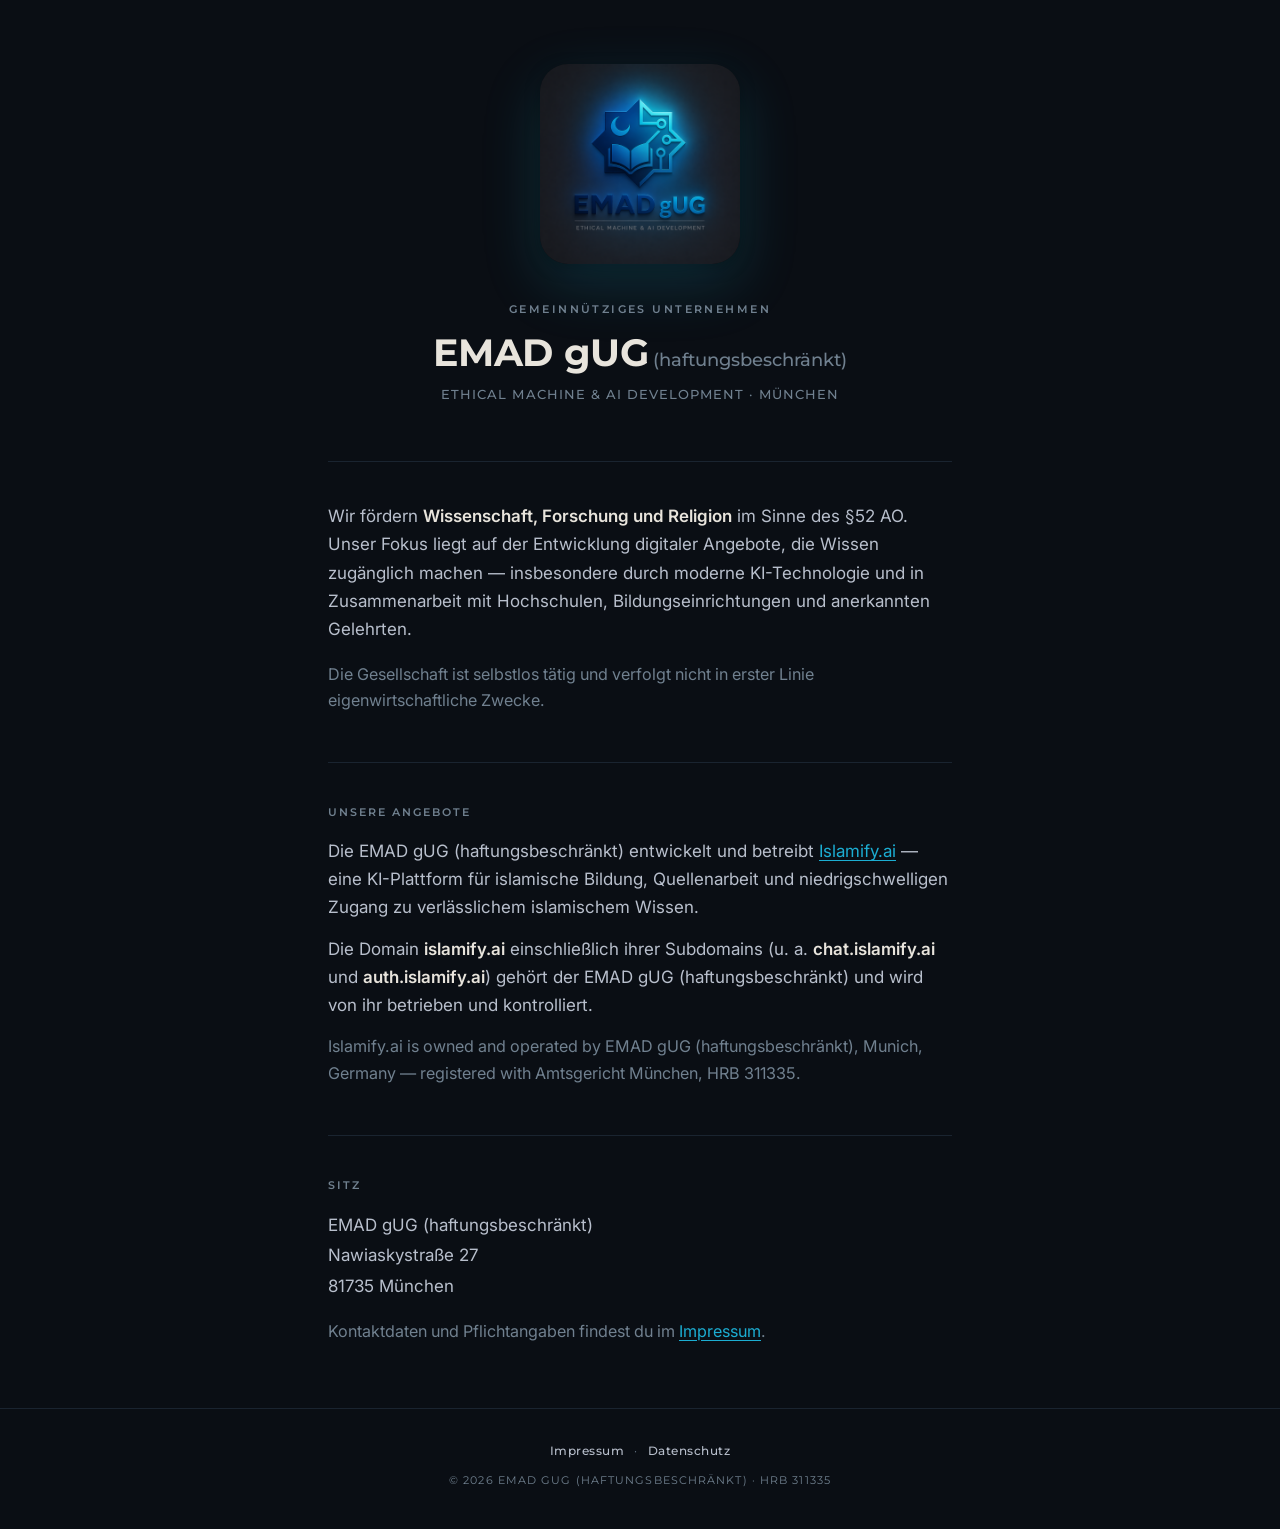
<file: index.html>
<!doctype html>
<html lang="de">
	<head>
		<meta charset="utf-8" />
		<meta name="viewport" content="width=device-width, initial-scale=1" />
		<title>EMAD gUG (haftungsbeschränkt) — Ethical Machine & AI Development</title>
		<meta
			name="description"
			content="EMAD gUG (haftungsbeschränkt) — gemeinnütziges Unternehmen mit Sitz in München. Ethical Machine & AI Development. Förderung von Wissenschaft, Forschung und Religion im Sinne des §52 AO."
		/>
		<meta name="robots" content="index, follow" />
		<meta property="og:type" content="website" />
		<meta property="og:title" content="EMAD gUG (haftungsbeschränkt)" />
		<meta
			property="og:description"
			content="Gemeinnütziges Unternehmen mit Sitz in München. Ethical Machine & AI Development."
		/>
		<meta property="og:image" content="https://emad.digital/emad-logo.png" />
		<meta property="og:image:alt" content="EMAD gUG Logo — Ethical Machine & AI Development" />
		<meta property="og:url" content="https://emad.digital/" />
		<meta property="og:site_name" content="EMAD gUG" />
		<meta property="og:locale" content="de_DE" />
		<meta name="twitter:card" content="summary_large_image" />
		<meta name="twitter:title" content="EMAD gUG (haftungsbeschränkt)" />
		<meta
			name="twitter:description"
			content="Gemeinnütziges Unternehmen mit Sitz in München. Ethical Machine & AI Development."
		/>
		<meta name="twitter:image" content="https://emad.digital/emad-logo.png" />
		<meta name="author" content="EMAD gUG (haftungsbeschränkt)" />
		<meta name="theme-color" content="#0a0e14" />
		<link rel="icon" href="/favicon-32.png" type="image/png" sizes="32x32" />
		<link rel="apple-touch-icon" href="/apple-touch-icon.png" />
		<link rel="canonical" href="https://emad.digital/" />
		<script type="application/ld+json">
			{
				"@context": "https://schema.org",
				"@type": "Organization",
				"@id": "https://emad.digital/#org",
				"name": "EMAD gUG (haftungsbeschränkt)",
				"alternateName": ["EMAD gUG", "EMAD"],
				"legalName": "EMAD gUG (haftungsbeschränkt)",
				"url": "https://emad.digital",
				"logo": "https://emad.digital/emad-logo.png",
				"image": "https://emad.digital/emad-logo.png",
				"description": "Gemeinnütziges Unternehmen mit Sitz in München. Förderung von Wissenschaft, Forschung und Religion im Sinne des §52 AO.",
				"slogan": "Ethical Machine & AI Development",
				"brand": {
					"@type": "Brand",
					"name": "Islamify.ai",
					"url": "https://islamify.ai"
				},
				"foundingDate": "2026-01-12",
				"nonprofitStatus": "Nonprofit501c3",
				"areaServed": "DE",
				"address": {
					"@type": "PostalAddress",
					"streetAddress": "Nawiaskystraße 27",
					"postalCode": "81735",
					"addressLocality": "München",
					"addressRegion": "Bayern",
					"addressCountry": "DE"
				},
				"identifier": [
					{
						"@type": "PropertyValue",
						"propertyID": "HRB",
						"value": "311335",
						"name": "Handelsregisternummer",
						"additionalType": "Amtsgericht München"
					}
				],
				"knowsAbout": [
					"Künstliche Intelligenz",
					"Sprachmodelle",
					"Wissenschaft und Forschung",
					"Digitale Bildung",
					"Religionswissenschaft"
				]
			}
		</script>
		<link rel="preconnect" href="https://fonts.googleapis.com" />
		<link rel="preconnect" href="https://fonts.gstatic.com" crossorigin />
		<link href="https://fonts.googleapis.com/css2?family=Inter:wght@400;500;600;700&family=Montserrat:wght@500;600;700;800&display=swap" rel="stylesheet" />
		<link rel="stylesheet" href="/style.css" />
	</head>
	<body>
		<main class="wrap">
			<header class="hero">
				<div class="logo">
					<img
						src="/emad-logo.png"
						alt="EMAD gUG — Ethical Machine & AI Development Logo"
						width="200"
						height="200"
					/>
				</div>
				<p class="eyebrow">Gemeinnütziges Unternehmen</p>
				<h1>EMAD gUG<span class="subtle"> (haftungsbeschränkt)</span></h1>
				<p class="tagline">Ethical Machine &amp; AI Development · München</p>
			</header>

			<section class="intro">
				<p>
					Wir fördern <strong>Wissenschaft, Forschung und Religion</strong> im Sinne
					des §52 AO. Unser Fokus liegt auf der Entwicklung digitaler Angebote, die
					Wissen zugänglich machen — insbesondere durch moderne KI-Technologie und in
					Zusammenarbeit mit Hochschulen, Bildungseinrichtungen und anerkannten
					Gelehrten.
				</p>
				<p class="muted">
					Die Gesellschaft ist selbstlos tätig und verfolgt nicht in erster Linie
					eigenwirtschaftliche Zwecke.
				</p>
			</section>

			<section class="projects">
				<h2>Unsere Angebote</h2>
				<p>
					Die EMAD gUG (haftungsbeschränkt) entwickelt und betreibt
					<a href="https://islamify.ai">Islamify.ai</a> — eine KI-Plattform für
					islamische Bildung, Quellenarbeit und niedrigschwelligen Zugang zu
					verlässlichem islamischem Wissen.
				</p>
				<p>
					Die Domain <strong>islamify.ai</strong> einschließlich ihrer Subdomains
					(u.&nbsp;a. <strong>chat.islamify.ai</strong> und
					<strong>auth.islamify.ai</strong>) gehört der EMAD gUG
					(haftungsbeschränkt) und wird von ihr betrieben und kontrolliert.
				</p>
				<p class="muted">
					Islamify.ai is owned and operated by EMAD gUG (haftungsbeschränkt),
					Munich, Germany — registered with Amtsgericht München, HRB 311335.
				</p>
			</section>

			<section class="contact">
				<h2>Sitz</h2>
				<address>
					EMAD gUG (haftungsbeschränkt)<br />
					Nawiaskystraße 27<br />
					81735 München
				</address>
				<p class="muted" style="margin-top: 16px;">
					Kontaktdaten und Pflichtangaben findest du im
					<a href="/impressum.html">Impressum</a>.
				</p>
			</section>
		</main>

		<footer class="foot">
			<nav>
				<a href="/impressum.html">Impressum</a>
				<span aria-hidden="true">·</span>
				<a href="/datenschutz.html">Datenschutz</a>
			</nav>
			<p class="copy">© <span id="y"></span> EMAD gUG (haftungsbeschränkt) · HRB 311335</p>
		</footer>

		<script>
			document.getElementById('y').textContent = new Date().getFullYear();
		</script>
		<script src="/obf.js" defer></script>
		<!-- Cloudflare Web Analytics (cookie-frei, DSGVO-konform). Beacon-Token wird nach Cloudflare-Pages-Setup eingesetzt. -->
		<script defer src="https://static.cloudflareinsights.com/beacon.min.js" data-cf-beacon='{"token":"REPLACE_BEACON_TOKEN"}'></script>
	</body>
</html>
</file>
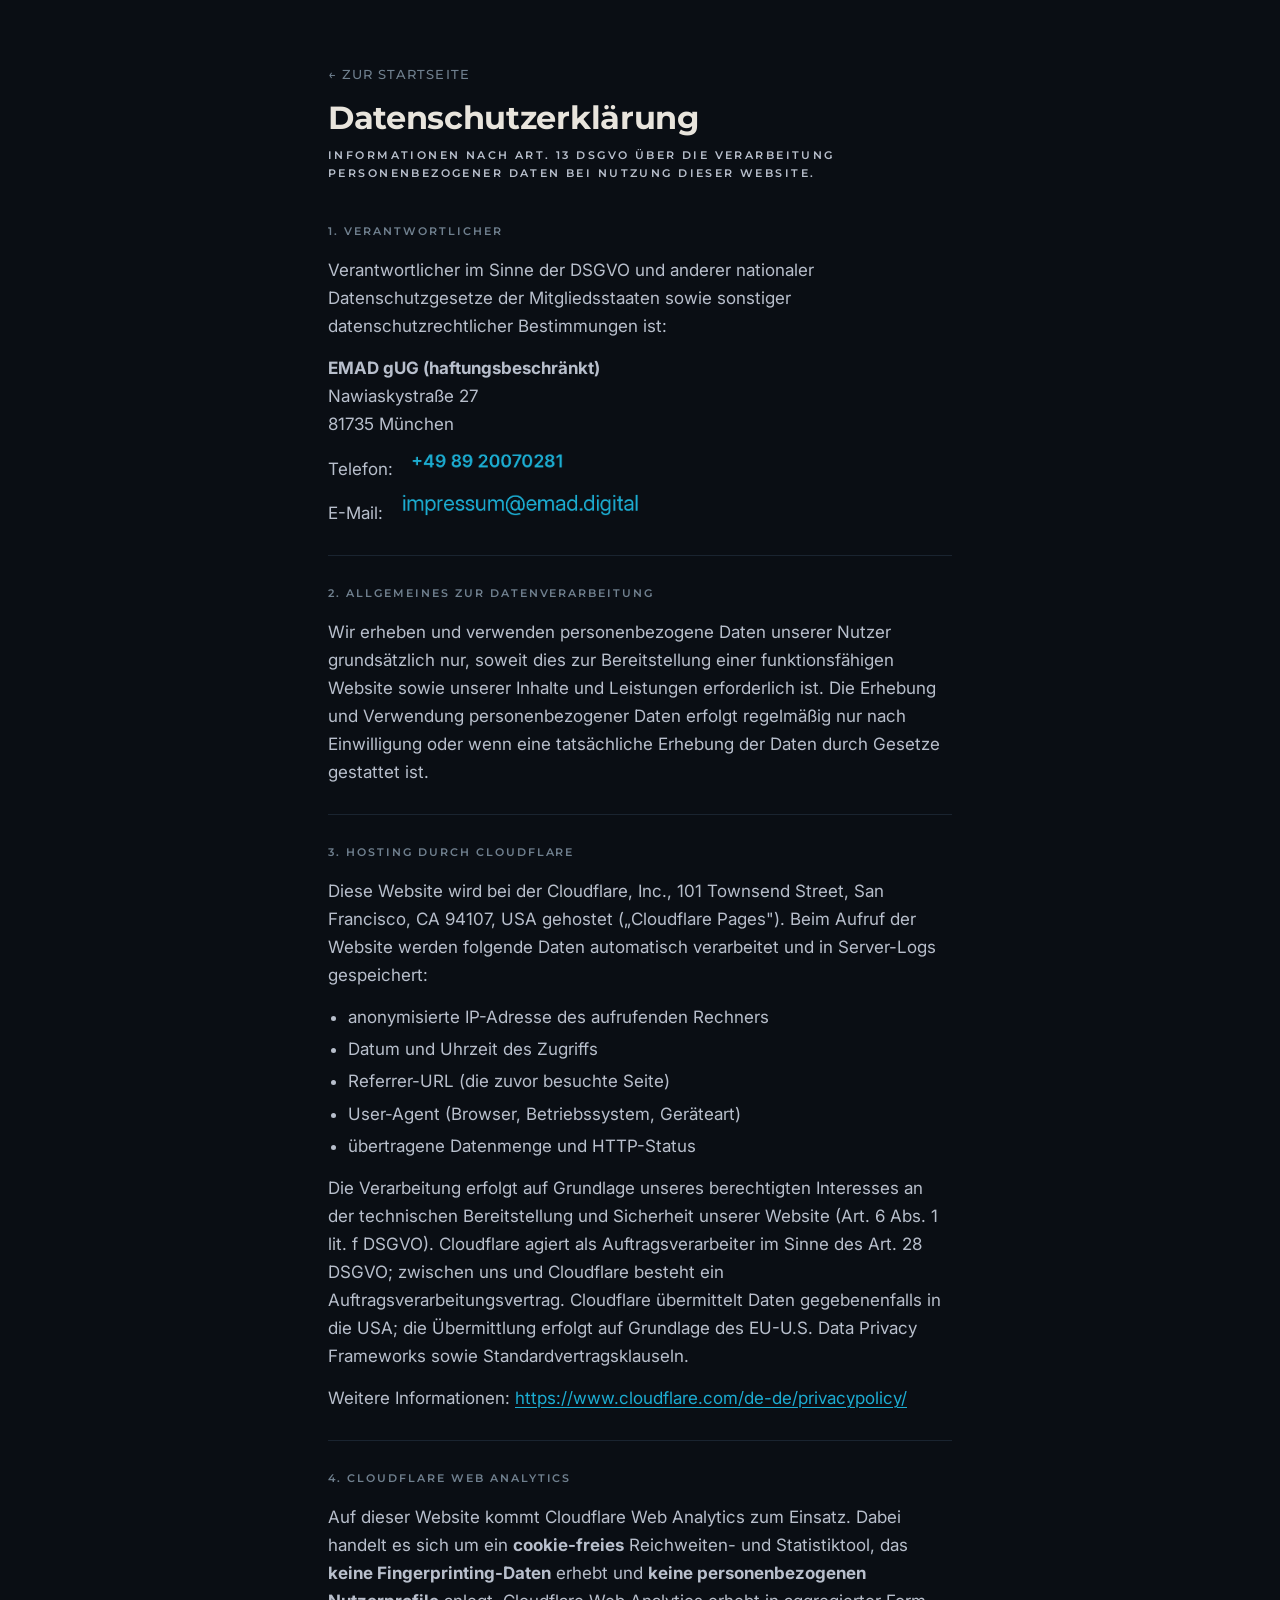
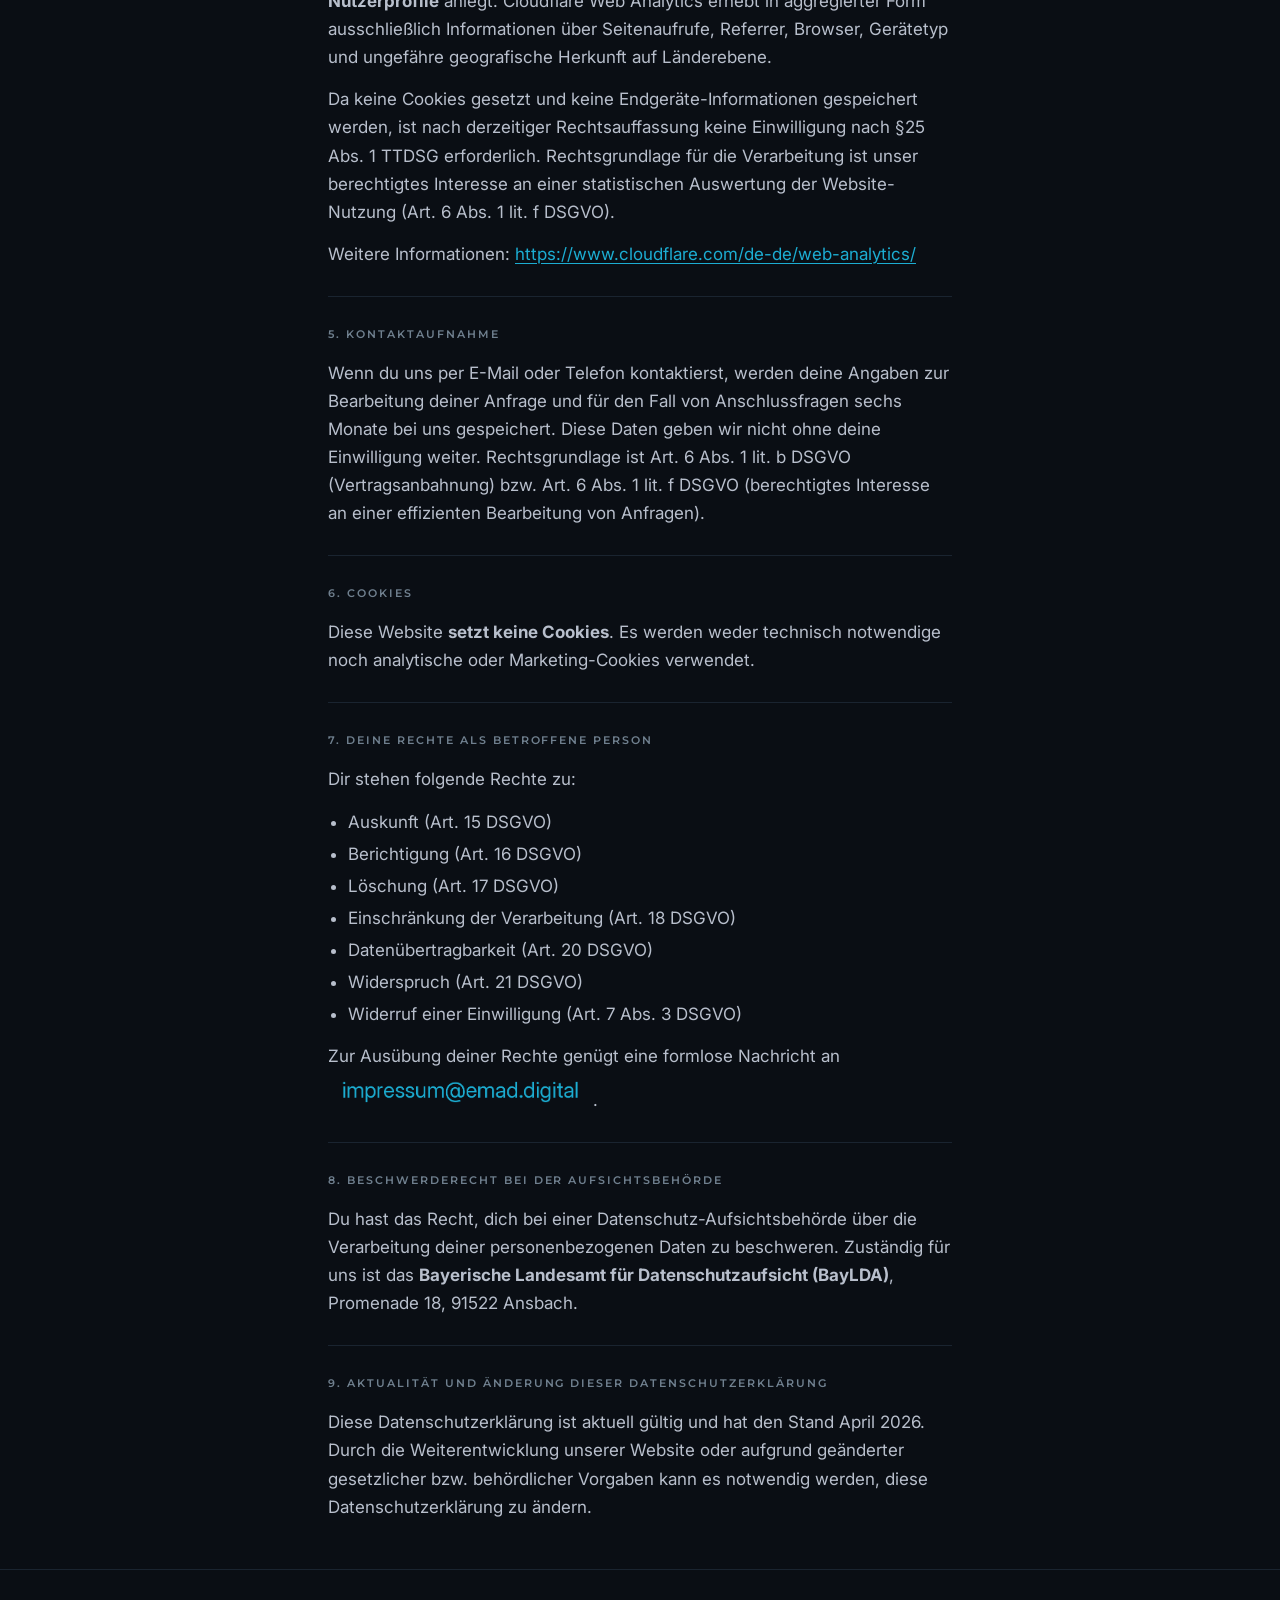
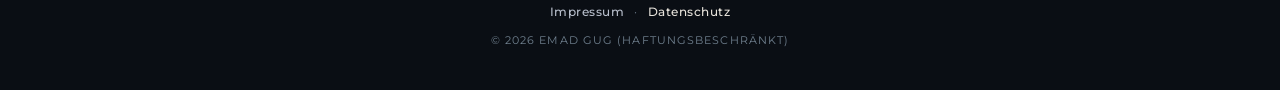
<file: datenschutz.html>
<!doctype html>
<html lang="de">
	<head>
		<meta charset="utf-8" />
		<meta name="viewport" content="width=device-width, initial-scale=1" />
		<title>Datenschutzerklärung — EMAD gUG</title>
		<meta name="description" content="Datenschutzerklärung gemäß DSGVO." />
		<meta name="robots" content="index, follow" />
		<link rel="icon" href="/favicon-32.png" type="image/png" sizes="32x32" />
		<link rel="apple-touch-icon" href="/apple-touch-icon.png" />
				<meta property="og:type" content="website" />
		<meta property="og:title" content="Datenschutzerklärung — EMAD gUG" />
		<meta property="og:description" content="Datenschutzerklärung nach Art. 13 DSGVO." />
		<meta property="og:url" content="https://emad.digital/datenschutz.html" />
		<meta property="og:image" content="https://emad.digital/emad-logo.png" />
		<meta property="og:locale" content="de_DE" />
		<meta name="twitter:card" content="summary" />
		<meta name="twitter:title" content="Datenschutzerklärung — EMAD gUG" />
		<meta name="twitter:description" content="Datenschutzerklärung nach Art. 13 DSGVO." />
		<meta name="twitter:image" content="https://emad.digital/emad-logo.png" />
		<meta name="theme-color" content="#0a0e14" />
		<script type="application/ld+json">
		{
			"@context": "https://schema.org",
			"@type": "PrivacyPolicy",
			"name": "Datenschutzerklärung — EMAD gUG",
			"description": "Datenschutzerklärung nach Art. 13 DSGVO.",
			"url": "https://emad.digital/datenschutz.html",
			"inLanguage": "de",
			"isPartOf": {
				"@type": "WebSite",
				"name": "EMAD gUG",
				"url": "https://emad.digital"
			},
			"about": { "@id": "https://emad.digital/#org" }
		}
		</script>
		<link rel="canonical" href="https://emad.digital/datenschutz.html" />
				<link rel="preconnect" href="https://fonts.googleapis.com" />
		<link rel="preconnect" href="https://fonts.gstatic.com" crossorigin />
		<link href="https://fonts.googleapis.com/css2?family=Inter:wght@400;500;600;700&family=Montserrat:wght@500;600;700;800&display=swap" rel="stylesheet" />
		<link rel="stylesheet" href="/style.css" />
	</head>
	<body>
		<main class="wrap legal">
			<p class="back"><a href="/">← Zur Startseite</a></p>

			<h1>Datenschutzerklärung</h1>
			<p class="eyebrow">
				Informationen nach Art. 13 DSGVO über die Verarbeitung personenbezogener
				Daten bei Nutzung dieser Website.
			</p>

			<section>
				<h2>1. Verantwortlicher</h2>
				<p>
					Verantwortlicher im Sinne der DSGVO und anderer nationaler
					Datenschutzgesetze der Mitgliedsstaaten sowie sonstiger
					datenschutzrechtlicher Bestimmungen ist:
				</p>
				<p>
					<strong>EMAD gUG (haftungsbeschränkt)</strong><br />
					Nawiaskystraße 27<br />
					81735 München<br />
					Telefon:
					<button type="button" class="reveal reveal--img" data-type="tel" data-u="KzQ5IDg5IDIwMDcwMjgx" aria-label="Telefonnummer kopieren" title="Klicken zum Kopieren"><img src="/tel.png" alt="Telefon" /></button><br />
					E-Mail:
					<button type="button" class="reveal reveal--img" data-type="mail" data-u="aW1wcmVzc3VtQGVtYWQuZGlnaXRhbA==" aria-label="E-Mail-Adresse kopieren" title="Klicken zum Kopieren"><img src="/mail.png" alt="E-Mail" /></button>
				</p>
			</section>

			<section>
				<h2>2. Allgemeines zur Datenverarbeitung</h2>
				<p>
					Wir erheben und verwenden personenbezogene Daten unserer Nutzer
					grundsätzlich nur, soweit dies zur Bereitstellung einer funktionsfähigen
					Website sowie unserer Inhalte und Leistungen erforderlich ist. Die
					Erhebung und Verwendung personenbezogener Daten erfolgt regelmäßig nur
					nach Einwilligung oder wenn eine tatsächliche Erhebung der Daten durch
					Gesetze gestattet ist.
				</p>
			</section>

			<section>
				<h2>3. Hosting durch Cloudflare</h2>
				<p>
					Diese Website wird bei der Cloudflare, Inc., 101 Townsend Street, San
					Francisco, CA 94107, USA gehostet („Cloudflare Pages"). Beim Aufruf der
					Website werden folgende Daten automatisch verarbeitet und in Server-Logs
					gespeichert:
				</p>
				<ul>
					<li>anonymisierte IP-Adresse des aufrufenden Rechners</li>
					<li>Datum und Uhrzeit des Zugriffs</li>
					<li>Referrer-URL (die zuvor besuchte Seite)</li>
					<li>User-Agent (Browser, Betriebssystem, Geräteart)</li>
					<li>übertragene Datenmenge und HTTP-Status</li>
				</ul>
				<p>
					Die Verarbeitung erfolgt auf Grundlage unseres berechtigten Interesses
					an der technischen Bereitstellung und Sicherheit unserer Website
					(Art. 6 Abs. 1 lit. f DSGVO). Cloudflare agiert als Auftragsverarbeiter
					im Sinne des Art. 28 DSGVO; zwischen uns und Cloudflare besteht ein
					Auftragsverarbeitungsvertrag. Cloudflare übermittelt Daten gegebenenfalls
					in die USA; die Übermittlung erfolgt auf Grundlage des EU-U.S. Data
					Privacy Frameworks sowie Standardvertragsklauseln.
				</p>
				<p>
					Weitere Informationen:
					<a
						href="https://www.cloudflare.com/de-de/privacypolicy/"
						target="_blank"
						rel="noopener noreferrer"
						>https://www.cloudflare.com/de-de/privacypolicy/</a
					>
				</p>
			</section>

			<section>
				<h2>4. Cloudflare Web Analytics</h2>
				<p>
					Auf dieser Website kommt Cloudflare Web Analytics zum Einsatz. Dabei
					handelt es sich um ein <strong>cookie-freies</strong> Reichweiten-
					und Statistiktool, das <strong>keine Fingerprinting-Daten</strong>
					erhebt und <strong>keine personenbezogenen Nutzerprofile</strong>
					anlegt. Cloudflare Web Analytics erhebt in aggregierter Form
					ausschließlich Informationen über Seitenaufrufe, Referrer, Browser,
					Gerätetyp und ungefähre geografische Herkunft auf Länderebene.
				</p>
				<p>
					Da keine Cookies gesetzt und keine Endgeräte-Informationen gespeichert
					werden, ist nach derzeitiger Rechtsauffassung keine Einwilligung nach
					§25 Abs. 1 TTDSG erforderlich. Rechtsgrundlage für die Verarbeitung ist
					unser berechtigtes Interesse an einer statistischen Auswertung der
					Website-Nutzung (Art. 6 Abs. 1 lit. f DSGVO).
				</p>
				<p>
					Weitere Informationen:
					<a
						href="https://www.cloudflare.com/de-de/web-analytics/"
						target="_blank"
						rel="noopener noreferrer"
						>https://www.cloudflare.com/de-de/web-analytics/</a
					>
				</p>
			</section>

			<section>
				<h2>5. Kontaktaufnahme</h2>
				<p>
					Wenn du uns per E-Mail oder Telefon kontaktierst, werden deine Angaben zur
					Bearbeitung deiner Anfrage und für den Fall von Anschlussfragen sechs
					Monate bei uns gespeichert. Diese Daten geben wir nicht ohne deine
					Einwilligung weiter. Rechtsgrundlage ist Art. 6 Abs. 1 lit. b DSGVO
					(Vertragsanbahnung) bzw. Art. 6 Abs. 1 lit. f DSGVO (berechtigtes
					Interesse an einer effizienten Bearbeitung von Anfragen).
				</p>
			</section>

			<section>
				<h2>6. Cookies</h2>
				<p>
					Diese Website <strong>setzt keine Cookies</strong>. Es werden weder
					technisch notwendige noch analytische oder Marketing-Cookies verwendet.
				</p>
			</section>

			<section>
				<h2>7. Deine Rechte als betroffene Person</h2>
				<p>Dir stehen folgende Rechte zu:</p>
				<ul>
					<li>Auskunft (Art. 15 DSGVO)</li>
					<li>Berichtigung (Art. 16 DSGVO)</li>
					<li>Löschung (Art. 17 DSGVO)</li>
					<li>Einschränkung der Verarbeitung (Art. 18 DSGVO)</li>
					<li>Datenübertragbarkeit (Art. 20 DSGVO)</li>
					<li>Widerspruch (Art. 21 DSGVO)</li>
					<li>Widerruf einer Einwilligung (Art. 7 Abs. 3 DSGVO)</li>
				</ul>
				<p>
					Zur Ausübung deiner Rechte genügt eine formlose Nachricht an
					<button type="button" class="reveal reveal--img" data-type="mail" data-u="aW1wcmVzc3VtQGVtYWQuZGlnaXRhbA==" aria-label="E-Mail-Adresse kopieren" title="Klicken zum Kopieren"><img src="/mail.png" alt="E-Mail" /></button>.
				</p>
			</section>

			<section>
				<h2>8. Beschwerderecht bei der Aufsichtsbehörde</h2>
				<p>
					Du hast das Recht, dich bei einer Datenschutz-Aufsichtsbehörde über die
					Verarbeitung deiner personenbezogenen Daten zu beschweren. Zuständig
					für uns ist das
					<strong>Bayerische Landesamt für Datenschutzaufsicht (BayLDA)</strong>,
					Promenade 18, 91522 Ansbach.
				</p>
			</section>

			<section>
				<h2>9. Aktualität und Änderung dieser Datenschutzerklärung</h2>
				<p>
					Diese Datenschutzerklärung ist aktuell gültig und hat den Stand
					<time datetime="2026-04-24">April 2026</time>. Durch die Weiterentwicklung
					unserer Website oder aufgrund geänderter gesetzlicher bzw. behördlicher
					Vorgaben kann es notwendig werden, diese Datenschutzerklärung zu ändern.
				</p>
			</section>
		</main>

		<footer class="foot">
			<nav>
				<a href="/impressum.html">Impressum</a>
				<span aria-hidden="true">·</span>
				<a href="/datenschutz.html" aria-current="page">Datenschutz</a>
			</nav>
			<p class="copy">© <span id="y"></span> EMAD gUG (haftungsbeschränkt)</p>
		</footer>

		<script>
			document.getElementById('y').textContent = new Date().getFullYear();
		</script>
		<script defer src="https://static.cloudflareinsights.com/beacon.min.js" data-cf-beacon='{"token":"REPLACE_BEACON_TOKEN"}'></script>
	</body>
</html>
</file>
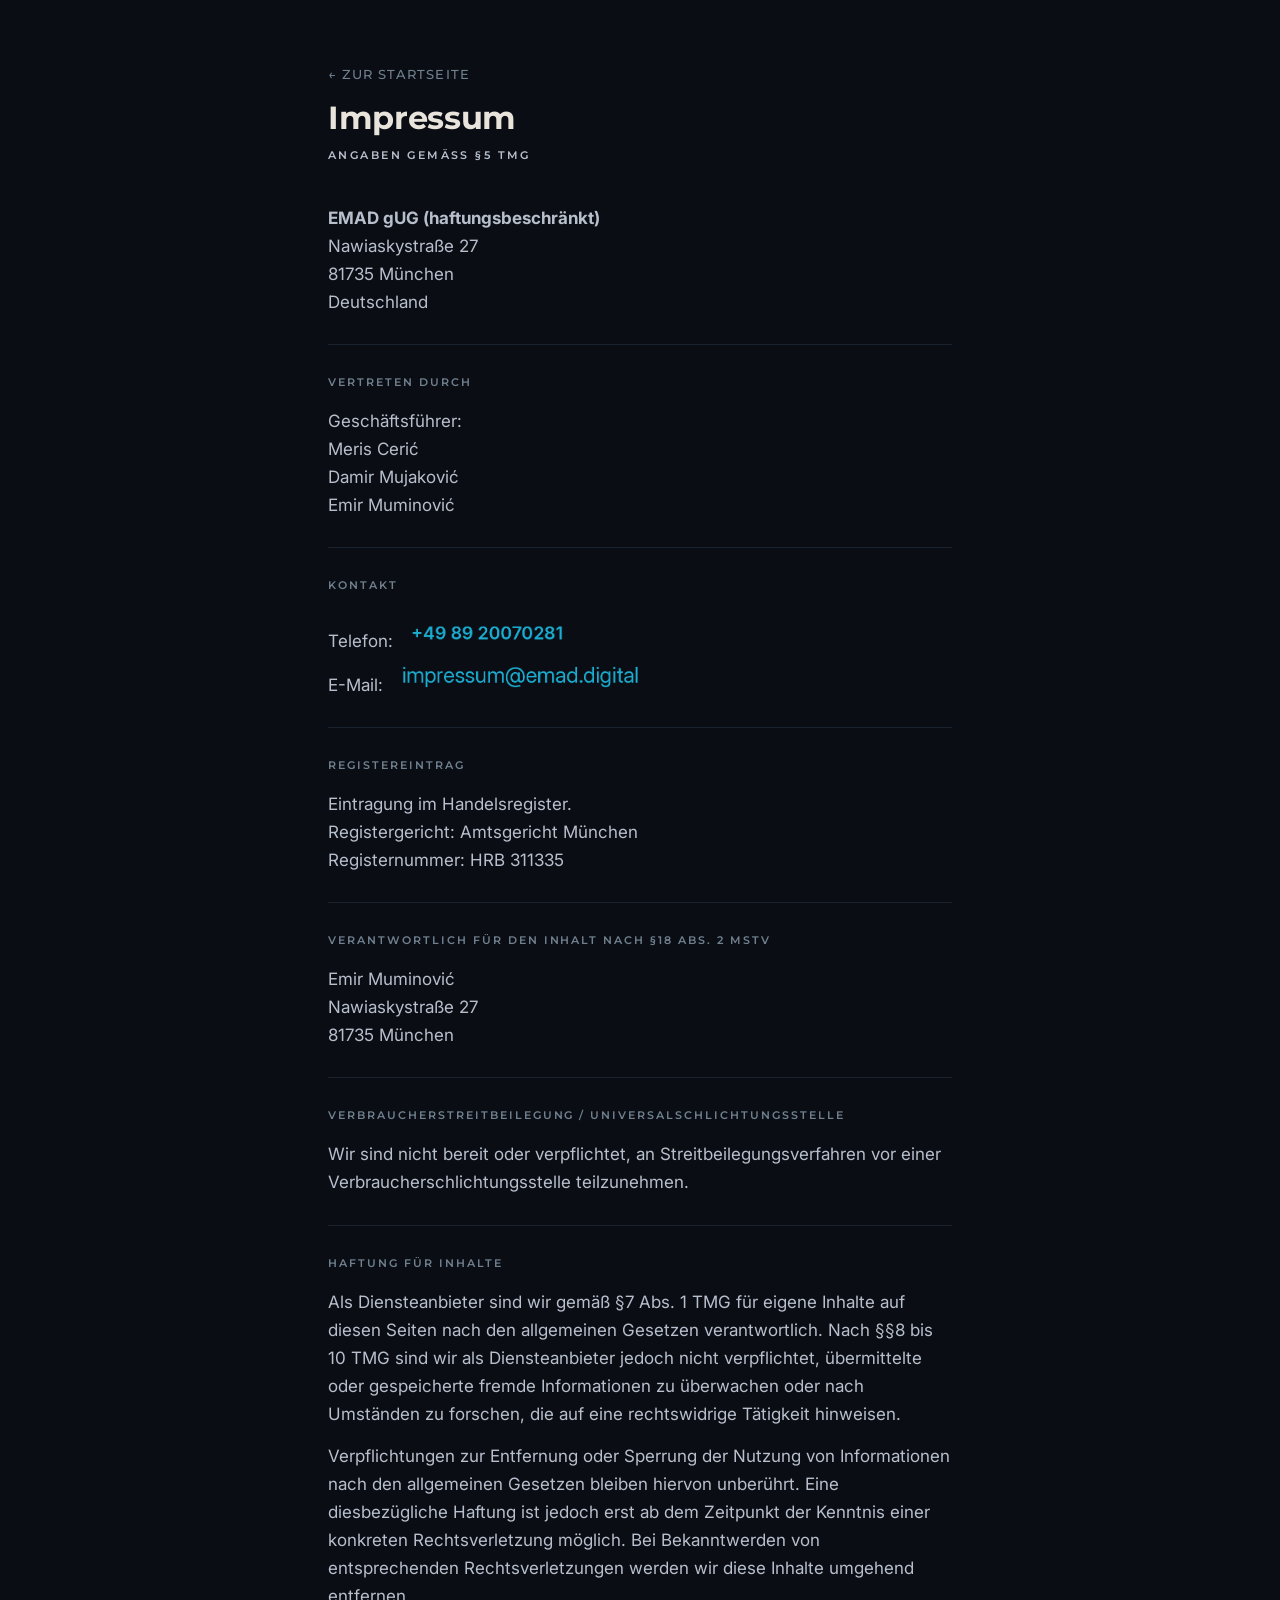
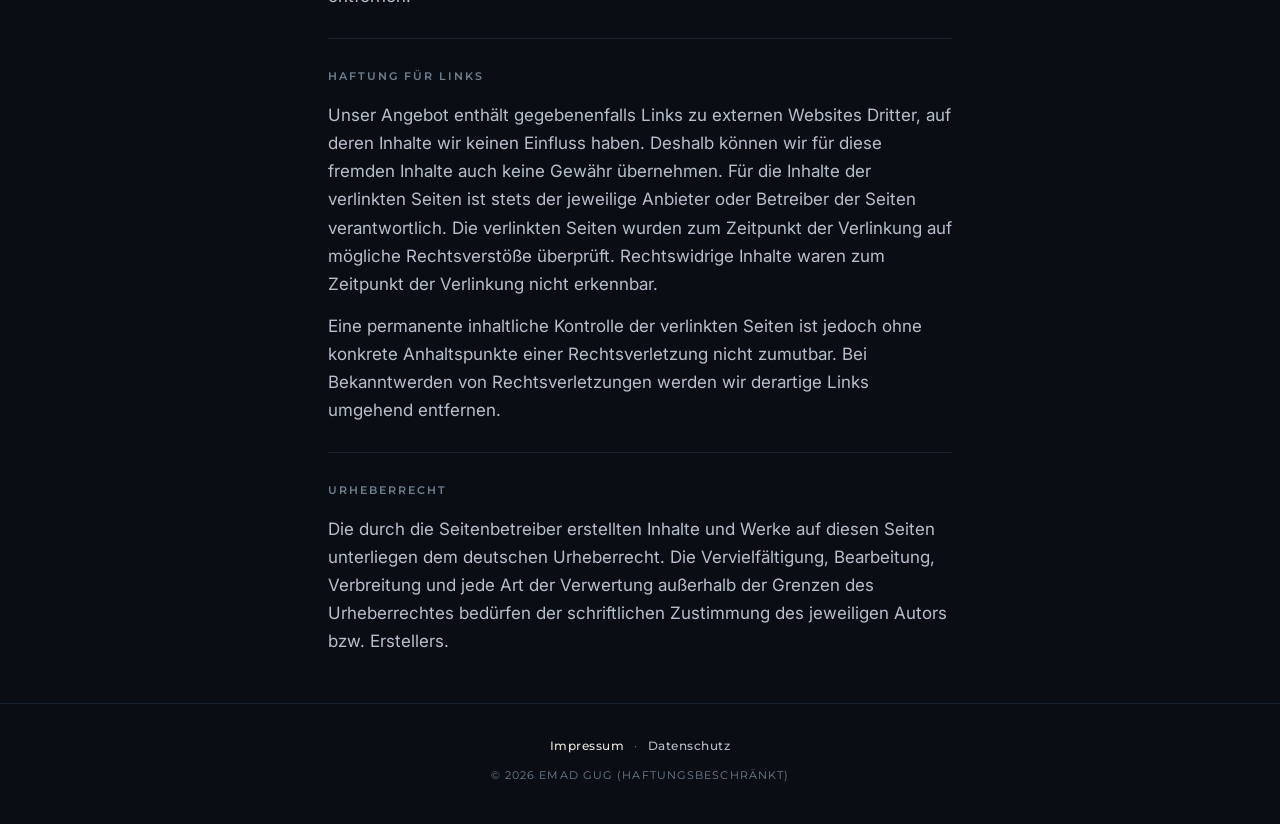
<file: impressum.html>
<!doctype html>
<html lang="de">
	<head>
		<meta charset="utf-8" />
		<meta name="viewport" content="width=device-width, initial-scale=1" />
		<title>Impressum — EMAD gUG</title>
		<meta name="description" content="Impressum nach §5 TMG und §18 MStV." />
		<meta name="robots" content="index, follow" />
		<link rel="icon" href="/favicon-32.png" type="image/png" sizes="32x32" />
		<link rel="apple-touch-icon" href="/apple-touch-icon.png" />
				<meta property="og:type" content="website" />
		<meta property="og:title" content="Impressum — EMAD gUG" />
		<meta property="og:description" content="Impressum nach §5 TMG und §18 MStV." />
		<meta property="og:url" content="https://emad.digital/impressum.html" />
		<meta property="og:image" content="https://emad.digital/emad-logo.png" />
		<meta property="og:locale" content="de_DE" />
		<meta name="twitter:card" content="summary" />
		<meta name="twitter:title" content="Impressum — EMAD gUG" />
		<meta name="twitter:description" content="Impressum nach §5 TMG und §18 MStV." />
		<meta name="twitter:image" content="https://emad.digital/emad-logo.png" />
		<meta name="theme-color" content="#0a0e14" />
		<script type="application/ld+json">
		{
			"@context": "https://schema.org",
			"@type": "AboutPage",
			"name": "Impressum — EMAD gUG",
			"description": "Impressum nach §5 TMG und §18 MStV.",
			"url": "https://emad.digital/impressum.html",
			"inLanguage": "de",
			"isPartOf": {
				"@type": "WebSite",
				"name": "EMAD gUG",
				"url": "https://emad.digital"
			},
			"about": { "@id": "https://emad.digital/#org" }
		}
		</script>
		<link rel="canonical" href="https://emad.digital/impressum.html" />
				<link rel="preconnect" href="https://fonts.googleapis.com" />
		<link rel="preconnect" href="https://fonts.gstatic.com" crossorigin />
		<link href="https://fonts.googleapis.com/css2?family=Inter:wght@400;500;600;700&family=Montserrat:wght@500;600;700;800&display=swap" rel="stylesheet" />
		<link rel="stylesheet" href="/style.css" />
	</head>
	<body>
		<main class="wrap legal">
			<p class="back"><a href="/">← Zur Startseite</a></p>

			<h1>Impressum</h1>
			<p class="eyebrow">Angaben gemäß §5 TMG</p>

			<section>
				<p>
					<strong>EMAD gUG (haftungsbeschränkt)</strong><br />
					Nawiaskystraße 27<br />
					81735 München<br />
					Deutschland
				</p>
			</section>

			<section>
				<h2>Vertreten durch</h2>
				<p>
					Geschäftsführer:<br />
					Meris Cerić<br />
					Damir Mujaković<br />
					Emir Muminović
				</p>
			</section>

			<section>
				<h2>Kontakt</h2>
				<p>
					Telefon:
					<button type="button" class="reveal reveal--img" data-type="tel" data-u="KzQ5IDg5IDIwMDcwMjgx" aria-label="Telefonnummer kopieren" title="Klicken zum Kopieren"><img src="/tel.png" alt="Telefon" /></button><br />
					E-Mail:
					<button type="button" class="reveal reveal--img" data-type="mail" data-u="aW1wcmVzc3VtQGVtYWQuZGlnaXRhbA==" aria-label="E-Mail-Adresse kopieren" title="Klicken zum Kopieren"><img src="/mail.png" alt="E-Mail" /></button>
				</p>
			</section>

			<section>
				<h2>Registereintrag</h2>
				<p>
					Eintragung im Handelsregister.<br />
					Registergericht: Amtsgericht München<br />
					Registernummer: HRB 311335
				</p>
			</section>

			<section>
				<h2>Verantwortlich für den Inhalt nach §18 Abs. 2 MStV</h2>
				<p>
					Emir Muminović<br />
					Nawiaskystraße 27<br />
					81735 München
				</p>
			</section>

			<section>
				<h2>Verbraucherstreitbeilegung / Universalschlichtungsstelle</h2>
				<p>
					Wir sind nicht bereit oder verpflichtet, an Streitbeilegungsverfahren
					vor einer Verbraucherschlichtungsstelle teilzunehmen.
				</p>
			</section>

			<section>
				<h2>Haftung für Inhalte</h2>
				<p>
					Als Diensteanbieter sind wir gemäß §7 Abs. 1 TMG für eigene Inhalte auf
					diesen Seiten nach den allgemeinen Gesetzen verantwortlich. Nach §§8 bis
					10 TMG sind wir als Diensteanbieter jedoch nicht verpflichtet,
					übermittelte oder gespeicherte fremde Informationen zu überwachen oder
					nach Umständen zu forschen, die auf eine rechtswidrige Tätigkeit hinweisen.
				</p>
				<p>
					Verpflichtungen zur Entfernung oder Sperrung der Nutzung von
					Informationen nach den allgemeinen Gesetzen bleiben hiervon unberührt.
					Eine diesbezügliche Haftung ist jedoch erst ab dem Zeitpunkt der Kenntnis
					einer konkreten Rechtsverletzung möglich. Bei Bekanntwerden von
					entsprechenden Rechtsverletzungen werden wir diese Inhalte umgehend
					entfernen.
				</p>
			</section>

			<section>
				<h2>Haftung für Links</h2>
				<p>
					Unser Angebot enthält gegebenenfalls Links zu externen Websites Dritter,
					auf deren Inhalte wir keinen Einfluss haben. Deshalb können wir für diese
					fremden Inhalte auch keine Gewähr übernehmen. Für die Inhalte der
					verlinkten Seiten ist stets der jeweilige Anbieter oder Betreiber der
					Seiten verantwortlich. Die verlinkten Seiten wurden zum Zeitpunkt der
					Verlinkung auf mögliche Rechtsverstöße überprüft. Rechtswidrige Inhalte
					waren zum Zeitpunkt der Verlinkung nicht erkennbar.
				</p>
				<p>
					Eine permanente inhaltliche Kontrolle der verlinkten Seiten ist jedoch
					ohne konkrete Anhaltspunkte einer Rechtsverletzung nicht zumutbar. Bei
					Bekanntwerden von Rechtsverletzungen werden wir derartige Links umgehend
					entfernen.
				</p>
			</section>

			<section>
				<h2>Urheberrecht</h2>
				<p>
					Die durch die Seitenbetreiber erstellten Inhalte und Werke auf diesen
					Seiten unterliegen dem deutschen Urheberrecht. Die Vervielfältigung,
					Bearbeitung, Verbreitung und jede Art der Verwertung außerhalb der Grenzen
					des Urheberrechtes bedürfen der schriftlichen Zustimmung des jeweiligen
					Autors bzw. Erstellers.
				</p>
			</section>
		</main>

		<footer class="foot">
			<nav>
				<a href="/impressum.html" aria-current="page">Impressum</a>
				<span aria-hidden="true">·</span>
				<a href="/datenschutz.html">Datenschutz</a>
			</nav>
			<p class="copy">© <span id="y"></span> EMAD gUG (haftungsbeschränkt)</p>
		</footer>

		<script>
			document.getElementById('y').textContent = new Date().getFullYear();
		</script>
		<script defer src="https://static.cloudflareinsights.com/beacon.min.js" data-cf-beacon='{"token":"REPLACE_BEACON_TOKEN"}'></script>
	</body>
</html>
</file>
<file: style.css>
:root {
	--ink: #e8e4dc;
	--ink-soft: #b8bfcc;
	--muted: #70808f;
	--line: #1a2430;
	--paper: #0a0e14;
	--card: #11182a;
	--accent: #1cadd2;
	--accent-hover: #5cd4ea;
	--max: 680px;
	--display:
		'Montserrat', -apple-system, 'Segoe UI', system-ui, sans-serif;
	--body:
		'Inter', -apple-system, 'Segoe UI', system-ui, sans-serif;
	--sans: var(--body);
}

* {
	box-sizing: border-box;
}

html {
	-webkit-text-size-adjust: 100%;
	text-size-adjust: 100%;
}

body {
	margin: 0;
	font-family: var(--body);
	font-size: 17px;
	line-height: 1.65;
	color: var(--ink);
	background: var(--paper);
	min-height: 100vh;
	display: flex;
	flex-direction: column;
	-webkit-font-smoothing: antialiased;
	-moz-osx-font-smoothing: grayscale;
}

.wrap {
	width: 100%;
	max-width: var(--max);
	margin: 0 auto;
	padding: 64px 28px 48px;
	flex: 1;
}

.eyebrow {
	font-family: var(--display);
	text-transform: uppercase;
	letter-spacing: 0.22em;
	font-size: 11px;
	font-weight: 600;
	color: var(--muted);
	margin: 0 0 14px;
}

/* Hero */
.hero {
	text-align: center;
	margin-bottom: 56px;
}

.hero .logo {
	width: 200px;
	height: 200px;
	display: inline-block;
	margin: 0 auto 28px;
	border-radius: 28px;
	overflow: hidden;
	box-shadow:
		0 20px 60px rgba(28, 173, 210, 0.2),
		0 4px 14px rgba(0, 0, 0, 0.5);
}

.hero .logo img {
	width: 100%;
	height: 100%;
	object-fit: cover;
	display: block;
}

.hero h1 {
	font-family: var(--display);
	font-weight: 700;
	font-size: 38px;
	line-height: 1.1;
	margin: 0 0 10px;
	letter-spacing: -0.01em;
	color: var(--ink);
}

.hero h1 .subtle {
	color: var(--muted);
	font-weight: 500;
	font-size: 18px;
	letter-spacing: 0;
}

.hero .tagline {
	font-family: var(--display);
	color: var(--muted);
	font-size: 13px;
	font-weight: 500;
	margin: 0;
	letter-spacing: 0.08em;
	text-transform: uppercase;
}

/* Intro text */
.intro {
	border-top: 1px solid var(--line);
	padding-top: 40px;
	margin-bottom: 48px;
}

.intro p {
	margin: 0 0 18px;
	color: var(--ink-soft);
}

.intro p:last-child {
	margin-bottom: 0;
}

.intro strong {
	color: var(--ink);
	font-weight: 600;
}

.muted {
	color: var(--muted) !important;
	font-size: 0.95em;
}

/* Projects */
.projects {
	border-top: 1px solid var(--line);
	padding-top: 40px;
	margin-bottom: 48px;
}

.projects p {
	margin: 0 0 14px;
	color: var(--ink-soft);
}

.projects p:last-child {
	margin-bottom: 0;
}

.projects strong {
	color: var(--ink);
	font-weight: 600;
}

/* Contact */
.contact {
	border-top: 1px solid var(--line);
	padding-top: 40px;
}

.contact h2,
.projects h2,
.legal section h2 {
	font-family: var(--display);
	text-transform: uppercase;
	letter-spacing: 0.18em;
	font-size: 11px;
	font-weight: 600;
	color: var(--muted);
	margin: 0 0 16px;
}

address {
	font-style: normal;
	color: var(--ink-soft);
	line-height: 1.8;
}

/* Links */
a {
	color: var(--accent);
	text-decoration: underline;
	text-decoration-thickness: 1px;
	text-underline-offset: 3px;
	transition: color 0.15s ease;
}

a:hover {
	color: var(--accent-hover);
}

/* Click-to-copy contact (scraper protection; rendered as image) */
.reveal {
	display: inline-block;
	cursor: pointer;
	user-select: none;
	background: none;
	border: none;
	padding: 6px 10px;
	margin: 2px 0;
	border-radius: 8px;
	transition: background 0.15s ease, transform 0.15s ease;
}

.reveal:hover {
	background: rgba(28, 173, 210, 0.08);
}

.reveal:active {
	transform: scale(0.98);
}

.reveal:focus-visible {
	outline: 2px solid var(--accent);
	outline-offset: 2px;
}

.reveal--img img {
	display: block;
	height: 28px;
	width: auto;
	user-select: none;
	pointer-events: none;
}

@media (prefers-reduced-motion: reduce) {
	.reveal {
		transition: none;
	}
}

/* Toast feedback on copy */
.toast {
	position: fixed;
	left: 50%;
	bottom: 32px;
	transform: translate(-50%, 12px);
	background: var(--card);
	color: var(--ink);
	border: 1px solid var(--line);
	border-radius: 12px;
	padding: 10px 18px;
	font-family: var(--display);
	font-size: 13px;
	font-weight: 500;
	letter-spacing: 0.02em;
	box-shadow:
		0 20px 40px rgba(0, 0, 0, 0.5),
		0 0 0 1px rgba(28, 173, 210, 0.15);
	opacity: 0;
	transition: opacity 0.2s ease, transform 0.2s ease;
	pointer-events: none;
	z-index: 10;
	max-width: 90vw;
}

.toast--in {
	opacity: 1;
	transform: translate(-50%, 0);
}

/* Legal pages */
.legal h1 {
	font-family: var(--display);
	font-weight: 700;
	font-size: 32px;
	line-height: 1.2;
	margin: 0 0 8px;
	letter-spacing: -0.01em;
	color: var(--ink);
}

.legal .eyebrow {
	margin-bottom: 40px;
}

.legal section {
	border-top: 1px solid var(--line);
	padding-top: 28px;
	margin-top: 28px;
}

.legal section:first-of-type {
	border-top: none;
	padding-top: 0;
	margin-top: 0;
}

.legal p,
.legal ul {
	color: var(--ink-soft);
	margin: 0 0 14px;
}

.legal p:last-child,
.legal ul:last-child {
	margin-bottom: 0;
}

.legal ul {
	padding-left: 20px;
}

.legal ul li {
	margin-bottom: 4px;
}

.back {
	font-family: var(--display);
	font-size: 13px;
	font-weight: 500;
	margin: 0 0 32px;
	text-transform: uppercase;
	letter-spacing: 0.08em;
}

.back a {
	color: var(--muted);
	text-decoration: none;
}

.back a:hover {
	color: var(--ink);
}

/* Footer */
.foot {
	border-top: 1px solid var(--line);
	padding: 32px 28px 40px;
	text-align: center;
	font-family: var(--display);
	color: var(--muted);
	font-size: 12px;
	letter-spacing: 0.04em;
}

.foot nav {
	display: flex;
	gap: 10px;
	justify-content: center;
	align-items: center;
	margin-bottom: 10px;
}

.foot nav a {
	color: var(--ink-soft);
	text-decoration: none;
	font-weight: 500;
}

.foot nav a:hover {
	color: var(--accent);
	text-decoration: underline;
}

.foot nav a[aria-current='page'] {
	color: var(--ink);
}

.foot nav span {
	color: var(--muted);
}

.foot .copy {
	margin: 0;
	font-size: 11px;
	text-transform: uppercase;
	letter-spacing: 0.1em;
}

@media (max-width: 520px) {
	.wrap {
		padding: 40px 22px 32px;
	}
	body {
		font-size: 16px;
	}
	.hero .logo {
		width: 160px;
		height: 160px;
		border-radius: 22px;
	}
	.hero h1 {
		font-size: 28px;
	}
	.hero h1 .subtle {
		font-size: 15px;
	}
	.legal h1 {
		font-size: 26px;
	}
}
</file>
